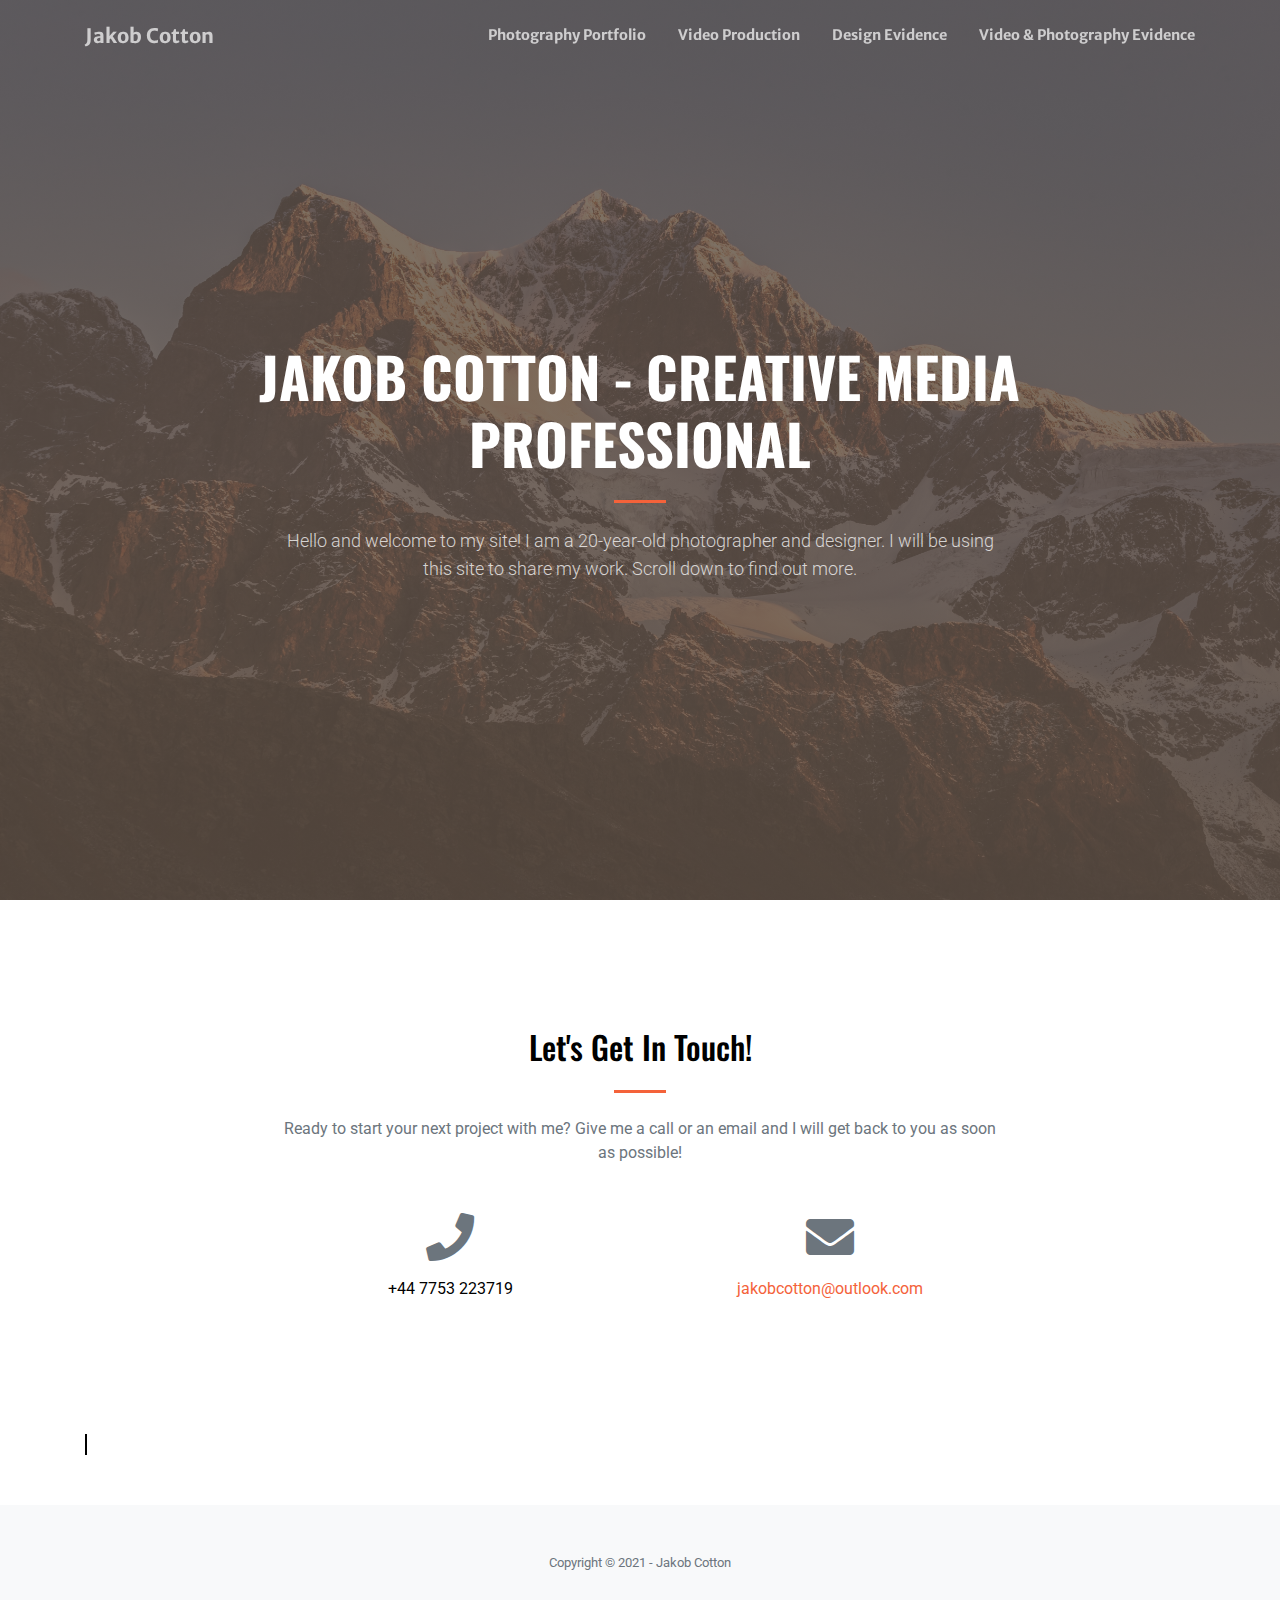
<file: index.html>
<!DOCTYPE html>
<html lang="en">

<head>

  <meta charset="utf-8">
  <meta name="viewport" content="width=device-width, initial-scale=1, shrink-to-fit=no">
  <meta name="description" content="">
  <meta name="author" content="">

  <title>Jakob Cotton</title>

  <!-- Font Awesome Icons -->
  <link href="vendor/fontawesome-free/css/all.min.css" rel="stylesheet" type="text/css">

  <!-- Google Fonts -->
  <link href="https://fonts.googleapis.com/css?family=Merriweather+Sans:400,700" rel="stylesheet">
  <link href='https://fonts.googleapis.com/css?family=Merriweather:400,300,300italic,400italic,700,700italic' rel='stylesheet' type='text/css'>
  <link href="https://fonts.googleapis.com/css2?family=Montserrat:wght@100&display=swap" rel="stylesheet">
  <link href="https://fonts.googleapis.com/css2?family=Montserrat:wght@100&display=swap" rel="stylesheet">
  <link href="https://fonts.googleapis.com/css2?family=Fjalla+One&display=swap" rel="stylesheet">
  <link rel="preconnect" href="https://fonts.gstatic.com">
  <link href="https://fonts.googleapis.com/css2?family=Roboto:wght@300&display=swap" rel="stylesheet">
  <link rel="preconnect" href="https://fonts.gstatic.com">
  <link rel="preconnect" href="https://fonts.gstatic.com">
  <link href="https://fonts.googleapis.com/css2?family=Oswald&display=swap" rel="stylesheet">
  <!-- Plugin CSS -->
  <link href="vendor/magnific-popup/magnific-popup.css" rel="stylesheet">

  <!-- Theme CSS - Includes Bootstrap -->
  <link href="css/creative.css" rel="stylesheet">

</head>

<body id="page-top">

  <!-- Navigation -->
  <nav class="navbar navbar-expand-lg navbar-light fixed-top py-3" id="mainNav">
    <div class="container">
      <a class="navbar-brand" href="index.html">Jakob Cotton</a>
      <button class="navbar-toggler navbar-toggler-right" type="button" data-toggle="collapse" data-target="#navbarResponsive" aria-controls="navbarResponsive" aria-expanded="false" aria-label="Toggle navigation">
        <span class="navbar-toggler-icon"></span>
      </button>
      <div class="collapse navbar-collapse" id="navbarResponsive">
        <ul class="navbar-nav ml-auto my-2 my-lg-0">
          <li class="nav-item">
            <a class="nav-link" href="photography-portfolio.html">Photography Portfolio</a>
          </li>
          <li class="nav-item">
            <a class="nav-link" href="video-production.html">Video Production</a>
          </li>
          <li class="nav-item">
            <a class="nav-link" href="design-evidence.html">Design Evidence</a>
          </li>
          <li class="nav-item">
            <a class="nav-link" href="video-photography-evidence.html">Video & Photography Evidence</a>
          </li>
        </ul>
      </div>
    </div>
  </nav>

  <!-- Masthead -->
  <header class="masthead">
    <div class="container h-100">
      <div class="row h-100 align-items-center justify-content-center text-center">
        <div class="col-lg-10 align-self-end">
          <h1 class="text-uppercase text-white font-weight-bold">Jakob Cotton - creative media professional</h1>
          <hr class="divider my-4">
        </div>
        <div class="col-lg-8 align-self-baseline">
          <p class="text-white-75 font-weight-light mb-5">Hello and welcome to my site! I am a 20-year-old photographer and designer. I will be using this site to share my work. Scroll down to find out more.</p>
        </div>
      </div>
    </div>
  </header>

  <!-- Contact Section -->
  <section class="page-section" id="contact">
    <div class="container">
      <div class="row justify-content-center">
        <div class="col-lg-8 text-center">
          <h2 class="mt-0">Let's Get In Touch!</h2>
          <hr class="divider my-4">
          <p class="text-muted mb-5">Ready to start your next project with me? Give me a call or an email and I will get back to you as soon as possible!</p>
        </div>
      </div>
      <div class="row">
        <div class="col-lg-4 ml-auto text-center mb-5 mb-lg-0">
          <i class="fas fa-phone fa-3x mb-3 text-muted"></i>
          <div>+44 7753 223719</div>
        </div>
        <div class="col-lg-4 mr-auto text-center">
          <i class="fas fa-envelope fa-3x mb-3 text-muted"></i>
          <!-- Make sure to change the email address in anchor text AND the link below! -->
          <a class="d-block" href="mailto:jakobcotton@outlook.com">jakobcotton@outlook.com</a>
        </div>
      </div>
    </div>
  </section>

  <div class="container mt-1 mb-5">

<object data="https://www.openstreetmap.org/export/embed.html?bbox=-2.288310527801514%2C53.456128524855075%2C-2.2810149192810063%2C53.45967391555731&amp;layer=mapnik" border="1" width="100%" height="350">
            </object>

          </div>

  <!-- Footer -->
  <footer class="bg-light py-5">
    <div class="container">
      <div class="small text-center text-muted">Copyright &copy; 2021 - Jakob Cotton</div>
    </div>
  </footer>

  <!-- Bootstrap core JavaScript -->
  <script src="vendor/jquery/jquery.min.js"></script>
  <script src="vendor/bootstrap/js/bootstrap.bundle.min.js"></script>

  <!-- Plugin JavaScript -->
  <script src="vendor/jquery-easing/jquery.easing.min.js"></script>
  <script src="vendor/magnific-popup/jquery.magnific-popup.min.js"></script>

  <!-- Custom scripts for this template -->
  <script src="js/creative.min.js"></script>

</body>

</html>
</file>
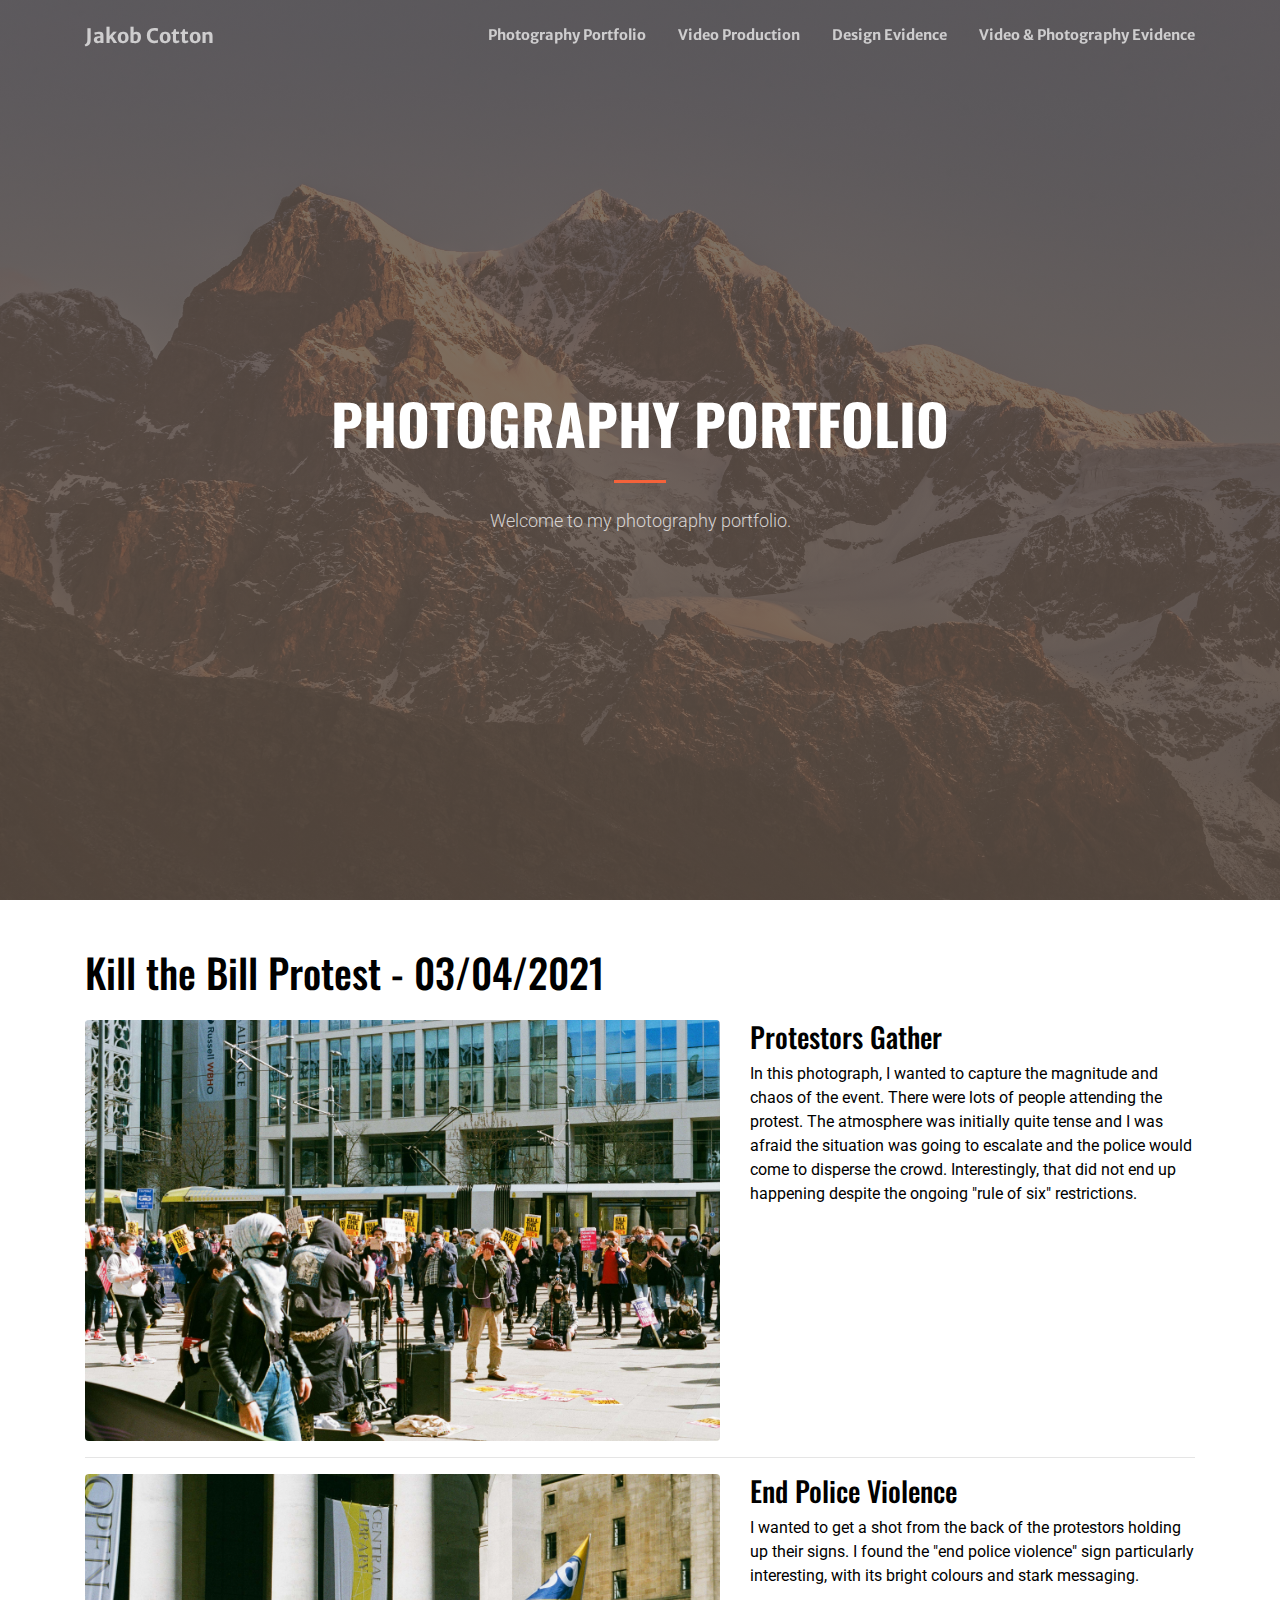
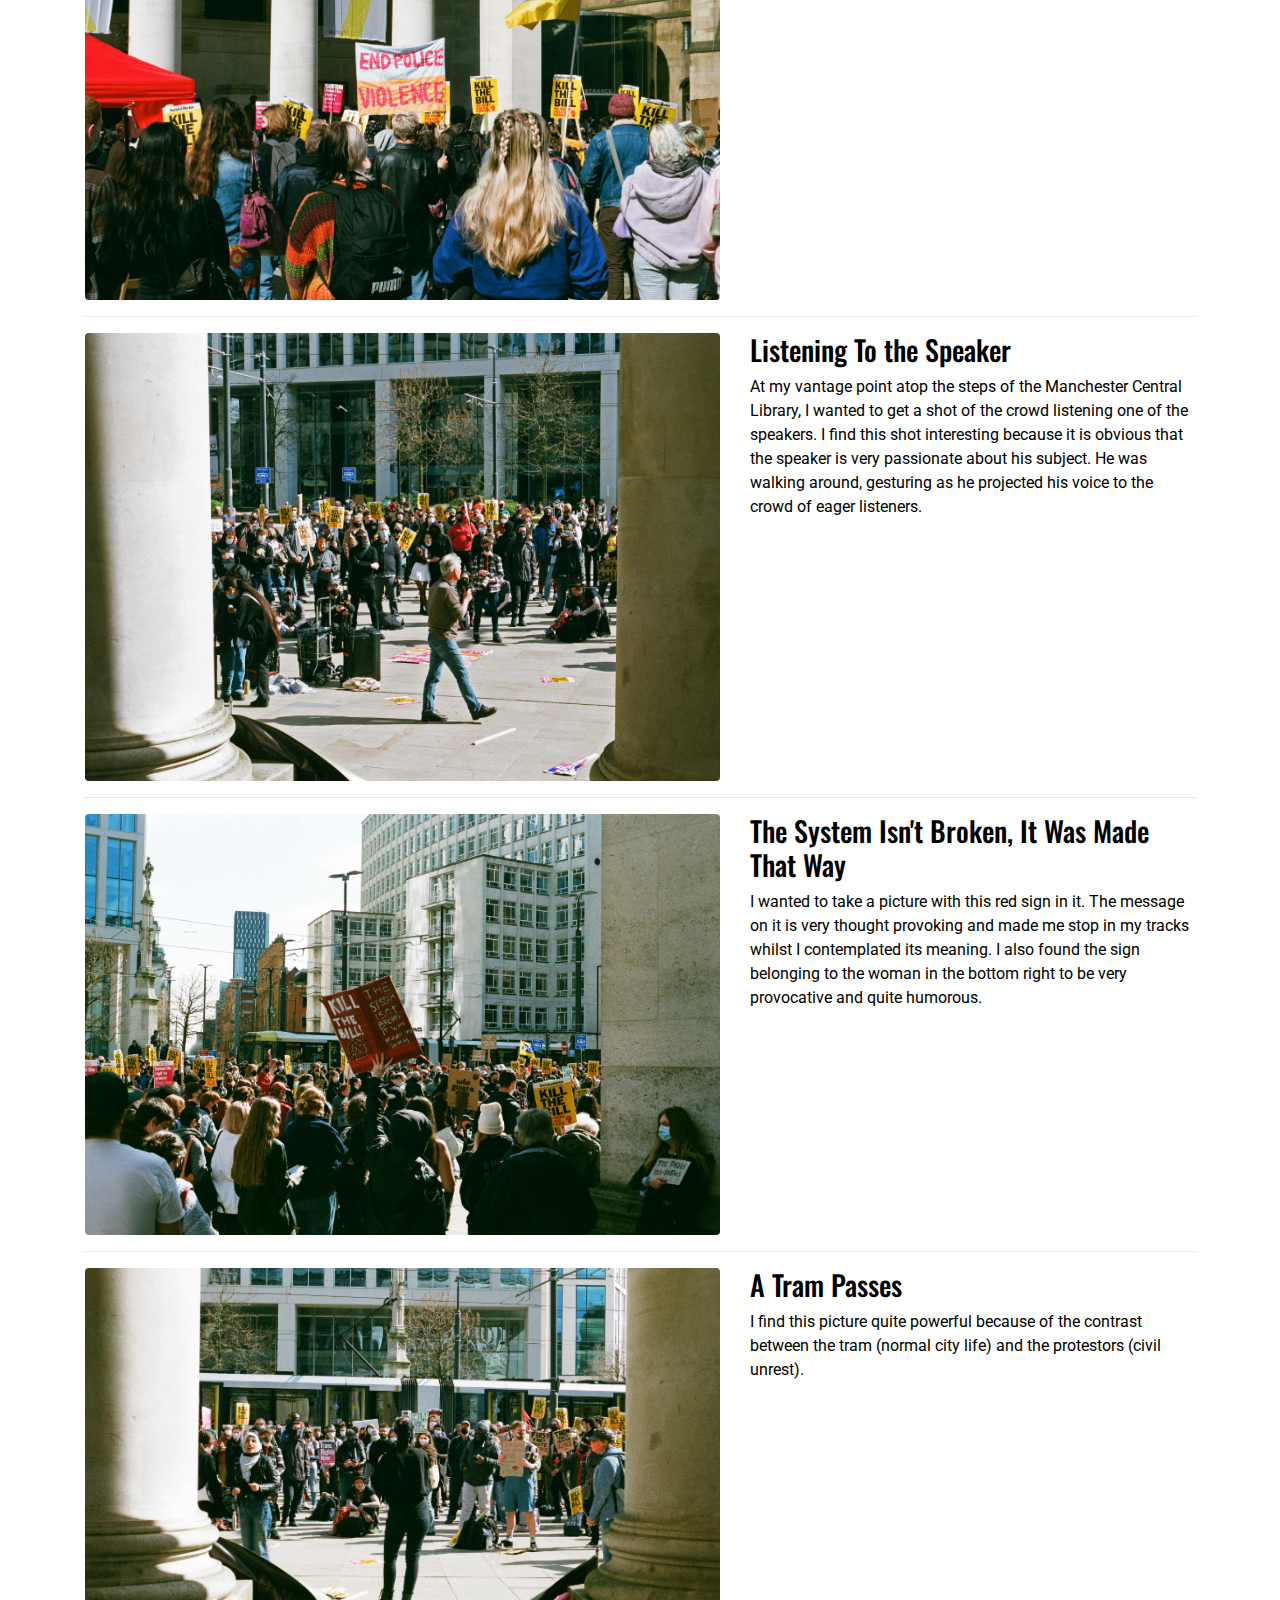
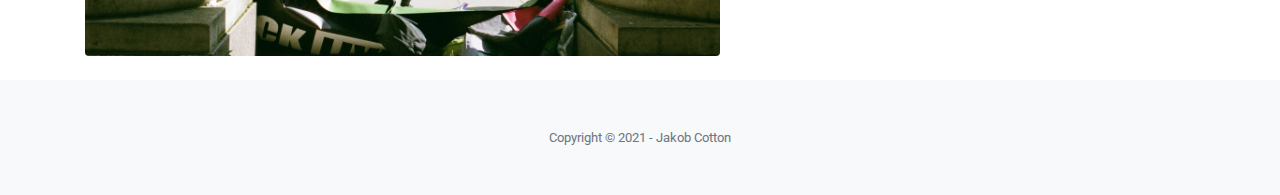
<file: photography-portfolio.html>
<!DOCTYPE html>
<html lang="en">

<head>

  <meta charset="utf-8">
  <meta name="viewport" content="width=device-width, initial-scale=1, shrink-to-fit=no">
  <meta name="description" content="">
  <meta name="author" content="">

  <title>Photography Portfolio</title>

  <!-- Font Awesome Icons -->
  <link href="vendor/fontawesome-free/css/all.min.css" rel="stylesheet" type="text/css">

  <!-- Google Fonts -->
  <link href="https://fonts.googleapis.com/css?family=Merriweather+Sans:400,700" rel="stylesheet">
  <link href='https://fonts.googleapis.com/css?family=Merriweather:400,300,300italic,400italic,700,700italic' rel='stylesheet' type='text/css'>
  <link href="https://fonts.googleapis.com/css2?family=Montserrat:wght@100&display=swap" rel="stylesheet">
  <link href="https://fonts.googleapis.com/css2?family=Montserrat:wght@100&display=swap" rel="stylesheet">
  <link href="https://fonts.googleapis.com/css2?family=Fjalla+One&display=swap" rel="stylesheet">
  <link rel="preconnect" href="https://fonts.gstatic.com">
  <link href="https://fonts.googleapis.com/css2?family=Roboto:wght@300&display=swap" rel="stylesheet">
  <link rel="preconnect" href="https://fonts.gstatic.com">
  <link rel="preconnect" href="https://fonts.gstatic.com">
  <link href="https://fonts.googleapis.com/css2?family=Oswald&display=swap" rel="stylesheet">

  <!-- Plugin CSS -->
  <link href="vendor/magnific-popup/magnific-popup.css" rel="stylesheet">

  <!-- Theme CSS - Includes Bootstrap -->
  <link href="css/creative.css" rel="stylesheet">

</head>

<body id="page-top">

  <!-- Navigation -->
  <nav class="navbar navbar-expand-lg navbar-light fixed-top py-3" id="mainNav">
    <div class="container">
      <a class="navbar-brand" href="index.html">Jakob Cotton</a>
      <button class="navbar-toggler navbar-toggler-right" type="button" data-toggle="collapse" data-target="#navbarResponsive" aria-controls="navbarResponsive" aria-expanded="false" aria-label="Toggle navigation">
        <span class="navbar-toggler-icon"></span>
      </button>
      <div class="collapse navbar-collapse" id="navbarResponsive">
        <ul class="navbar-nav ml-auto my-2 my-lg-0">
          <li class="nav-item">
            <a class="nav-link" href="photography-portfolio.html">Photography Portfolio</a>
          </li>
          <li class="nav-item">
            <a class="nav-link" href="video-production.html">Video Production</a>
          </li>
          <li class="nav-item">
            <a class="nav-link" href="design-evidence.html">Design Evidence</a>
          </li>
          <li class="nav-item">
            <a class="nav-link" href="video-photography-evidence.html">Video & Photography Evidence</a>
          </li>
        </ul>
      </div>
    </div>
  </nav>


  <!-- Masthead -->
  <header class="masthead">
    <div class="container h-100">
      <div class="row h-100 align-items-center justify-content-center text-center">
        <div class="col-lg-10 align-self-end">
          <h1 class="text-uppercase text-white font-weight-bold">Photography Portfolio</h1>
          <hr class="divider my-4">
        </div>
        <div class="col-lg-8 align-self-baseline">
          <p class="text-white-75 font-weight-light mb-5">Welcome to my photography portfolio.</p>
        </div>
      </div>
    </div>
  </header>

  <!-- Page Content -->
      <div class="container mt-5">

        <!-- Page Heading -->
        <h1 class="my-4">Kill the Bill Protest - 03/04/2021
        </h1>

        <!-- Project One -->
        <div class="row">
          <div class="col-md-7">
              <img class="img-fluid rounded mb-3 mb-md-0" src="img/1.jpg" alt="Protestors holding signs reading 'kill the bill' gather around a man who is passionately speaking to the crowd. A tram has stopped in the background.">
          </div>
          <div class="col-md-5">
            <h3>Protestors Gather</h3>
            <p>In this photograph, I wanted to capture the magnitude and chaos of the event. There were lots of people attending the protest. The atmosphere was initially quite tense and I was afraid the situation was going to escalate and the police would come to disperse the crowd. Interestingly, that did not end up happening despite the ongoing "rule of six" restrictions. </p>
          </div>
        </div>
        <!-- /.row -->

        <hr>

        <!-- Project One -->
        <div class="row">
          <div class="col-md-7">
              <img class="img-fluid rounded mb-3 mb-md-0" src="img/2.jpg" alt="Protestors are shown facing Manchester Central Library. They are holding signs that say 'kill the bill' and 'end police violence'.">
          </div>
          <div class="col-md-5">
            <h3>End Police Violence</h3>
            <p>I wanted to get a shot from the back of the protestors holding up their signs. I found the "end police violence" sign particularly interesting, with its bright colours and stark messaging.</p>
          </div>
        </div>
        <!-- /.row -->

        <hr>

        <!-- Project One -->
        <div class="row">
          <div class="col-md-7">
              <img class="img-fluid rounded mb-3 mb-md-0" src="img/3.jpg" alt="A male protestor walks around while speaking passionately to a large crowd of protestors.">
          </div>
          <div class="col-md-5">
            <h3>Listening To the Speaker</h3>
            <p>At my vantage point atop the steps of the Manchester Central Library, I wanted to get a shot of the crowd listening one of the speakers. I find this shot interesting because it is obvious that the speaker is very passionate about his subject. He was walking around, gesturing as he projected his voice to the crowd of eager listeners. </p>
          </div>
        </div>
        <!-- /.row -->

        <hr>

        <!-- Project One -->
        <div class="row">
          <div class="col-md-7">
              <img class="img-fluid rounded mb-3 mb-md-0" src="img/4.jpg" alt="A crowd of protestors are gathered. A sign saying 'The system isn't broken, it was made that way' stands out from the rest.">
          </div>
          <div class="col-md-5">
            <h3>The System Isn't Broken, It Was Made That Way</h3>
            <p>I wanted to take a picture with this red sign in it. The message on it is very thought provoking and made me stop in my tracks whilst I contemplated its meaning. I also found the sign belonging to the woman in the bottom right to be very provocative and quite humorous.</p>
          </div>
        </div>
        <!-- /.row -->

        <hr>

        <!-- Project One -->
        <div class="row">
          <div class="col-md-7">
              <img class="img-fluid rounded mb-3 mb-md-0" src="img/5.jpg" alt="Shot from behind, a female protestor speaks to the crowd whilst a tram goes past. She is flanked by two pillars outside the library.">
          </div>
          <div class="col-md-5">
            <h3>A Tram Passes</h3>
            <p>I find this picture quite powerful because of the contrast between the tram (normal city life) and the protestors (civil unrest).</p>
          </div>
        </div>
        <!-- /.row -->

        <br>

      </div>
      <!-- /.container -->

  <!-- Footer -->
  <footer class="bg-light py-5">
    <div class="container">
      <div class="small text-center text-muted">Copyright &copy; 2021 - Jakob Cotton</div>
    </div>
  </footer>

  <!-- Bootstrap core JavaScript -->
  <script src="vendor/jquery/jquery.min.js"></script>
  <script src="vendor/bootstrap/js/bootstrap.bundle.min.js"></script>

  <!-- Plugin JavaScript -->
  <script src="vendor/jquery-easing/jquery.easing.min.js"></script>
  <script src="vendor/magnific-popup/jquery.magnific-popup.min.js"></script>

  <!-- Custom scripts for this template -->
  <script src="js/creative.min.js"></script>

</body>

</html>
</file>
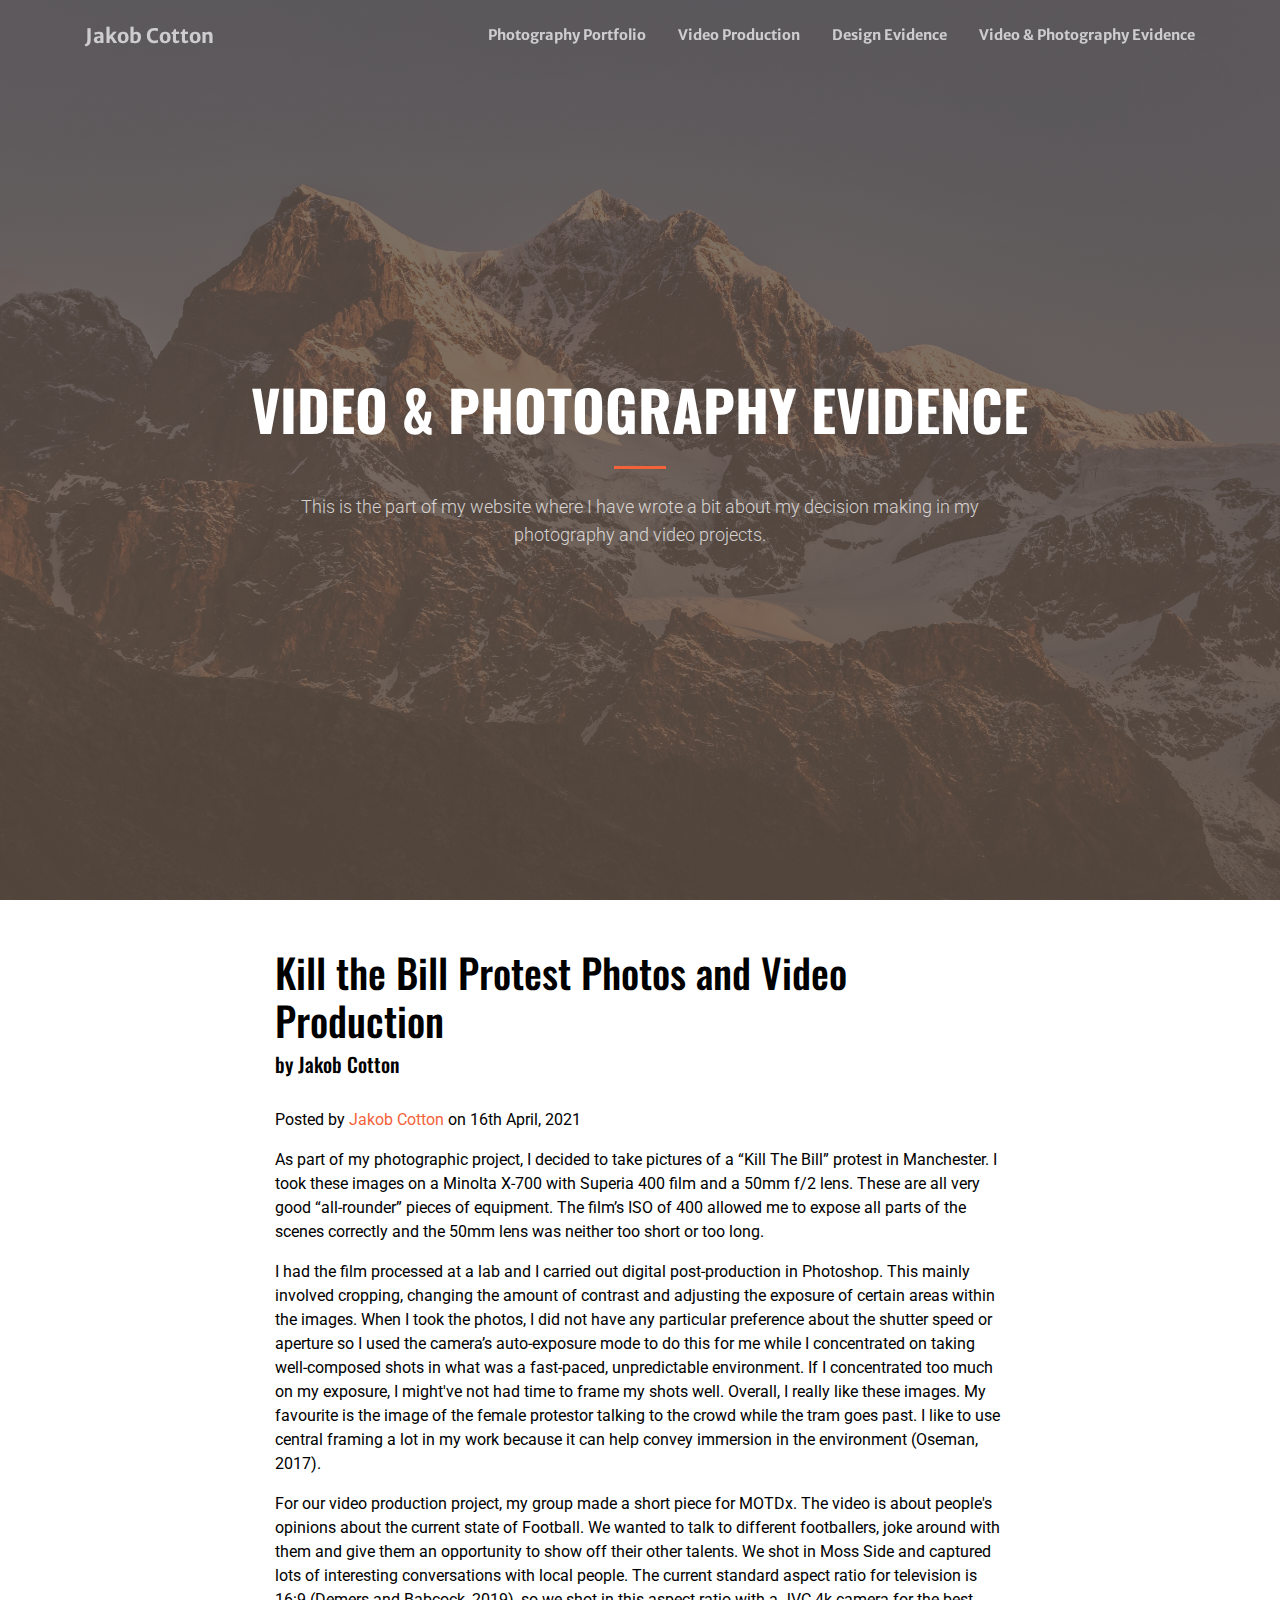
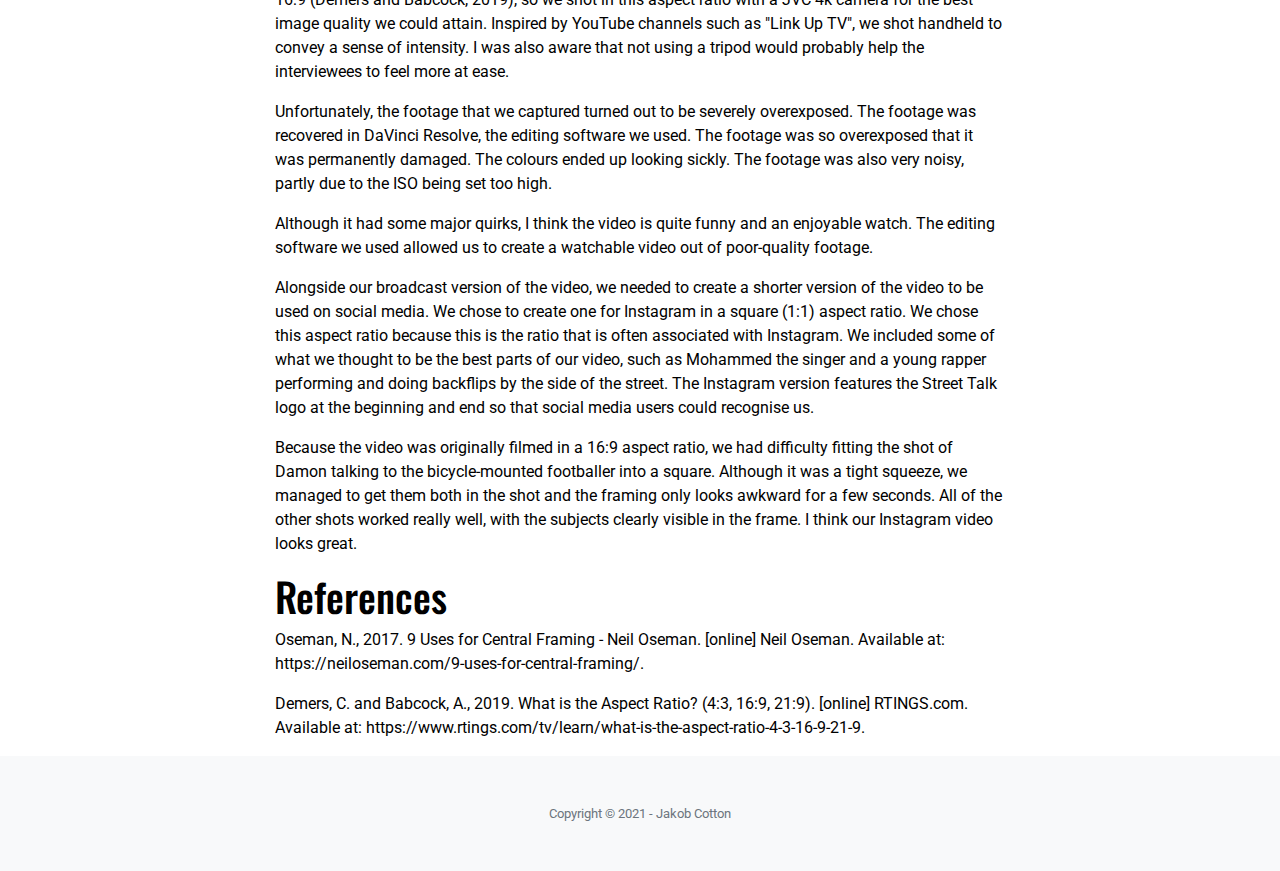
<file: video-photography-evidence.html>
<!DOCTYPE html>
<html lang="en">

<head>

  <meta charset="utf-8">
  <meta name="viewport" content="width=device-width, initial-scale=1, shrink-to-fit=no">
  <meta name="description" content="">
  <meta name="author" content="">

  <title>Video and Photography Evidence</title>

  <!-- Font Awesome Icons -->
  <link href="vendor/fontawesome-free/css/all.min.css" rel="stylesheet" type="text/css">

  <!-- Google Fonts -->
  <link href="https://fonts.googleapis.com/css?family=Merriweather+Sans:400,700" rel="stylesheet">
  <link href='https://fonts.googleapis.com/css?family=Merriweather:400,300,300italic,400italic,700,700italic' rel='stylesheet' type='text/css'>
  <link href="https://fonts.googleapis.com/css2?family=Montserrat:wght@100&display=swap" rel="stylesheet">
  <link href="https://fonts.googleapis.com/css2?family=Montserrat:wght@100&display=swap" rel="stylesheet">
  <link href="https://fonts.googleapis.com/css2?family=Fjalla+One&display=swap" rel="stylesheet">
  <link rel="preconnect" href="https://fonts.gstatic.com">
  <link href="https://fonts.googleapis.com/css2?family=Roboto:wght@300&display=swap" rel="stylesheet">
  <link rel="preconnect" href="https://fonts.gstatic.com">
  <link rel="preconnect" href="https://fonts.gstatic.com">
  <link href="https://fonts.googleapis.com/css2?family=Oswald&display=swap" rel="stylesheet">

  <!-- Plugin CSS -->
  <link href="vendor/magnific-popup/magnific-popup.css" rel="stylesheet">

  <!-- Theme CSS - Includes Bootstrap -->
  <link href="css/creative.css" rel="stylesheet">

</head>

<body id="page-top">

  <!-- Navigation -->
  <nav class="navbar navbar-expand-lg navbar-light fixed-top py-3" id="mainNav">
    <div class="container">
      <a class="navbar-brand" href="index.html">Jakob Cotton</a>
      <button class="navbar-toggler navbar-toggler-right" type="button" data-toggle="collapse" data-target="#navbarResponsive" aria-controls="navbarResponsive" aria-expanded="false" aria-label="Toggle navigation">
        <span class="navbar-toggler-icon"></span>
      </button>
      <div class="collapse navbar-collapse" id="navbarResponsive">
        <ul class="navbar-nav ml-auto my-2 my-lg-0">
          <li class="nav-item">
            <a class="nav-link" href="photography-portfolio.html">Photography Portfolio</a>
          </li>
          <li class="nav-item">
            <a class="nav-link" href="video-production.html">Video Production</a>
          </li>
          <li class="nav-item">
            <a class="nav-link" href="design-evidence.html">Design Evidence</a>
          </li>
          <li class="nav-item">
            <a class="nav-link" href="video-photography-evidence.html">Video & Photography Evidence</a>
          </li>
        </ul>
      </div>
    </div>
  </nav>


  <!-- Masthead -->
  <header class="masthead">
    <div class="container h-100">
      <div class="row h-100 align-items-center justify-content-center text-center">
        <div class="col-lg-10 align-self-end">
          <h1 class="text-uppercase text-white font-weight-bold">Video & Photography Evidence</h1>
          <hr class="divider my-4">
        </div>
        <div class="col-lg-8 align-self-baseline">
          <p class="text-white-75 font-weight-light mb-5">This is the part of my website where I have wrote a bit about my decision making in my photography and video projects.</p>
        </div>
      </div>
    </div>
  </header>

  <!-- Article Title -->
      <div class="container mt-5">
        <div class="row">
          <div class="col-lg-8 col-md-10 mx-auto">
            <div>
              <h1>Kill the Bill Protest Photos and Video Production</h1>
              <h5>by Jakob Cotton</h5>
              <br>
              <span class="meta">Posted by
                <a href="#">Jakob Cotton</a>
                on 16th April, 2021</span>
            </div>
          </div>
        </div>
      </div>

    <!-- Article Content -->
    <article>
      <div class="container mt-3">
        <div class="row">
          <div class="col-lg-8 col-md-10 mx-auto">
            <p>As part of my photographic project, I decided to take pictures of a “Kill The Bill” protest in Manchester. I took these images on a Minolta X-700 with Superia 400 film and a 50mm f/2 lens. These are all very good “all-rounder” pieces of equipment. The film’s ISO of 400 allowed me to expose all parts of the scenes correctly and the 50mm lens was neither too short or too long.

</p>

I had the film processed at a lab and I carried out digital post-production in Photoshop. This mainly involved cropping, changing the amount of contrast and adjusting the exposure of certain areas within the images.
When I took the photos, I did not have any particular preference about the shutter speed or aperture so I used the camera’s auto-exposure mode to do this for me while I concentrated on taking well-composed shots in what was a fast-paced, unpredictable environment. If I concentrated too much on my exposure, I might've not had time to frame my shots well.
Overall, I really like these images. My favourite is the image of the female protestor talking to the crowd while the tram goes past. I like to use central framing a lot in my work because it can help convey immersion in the environment (Oseman, 2017).

 </p>

</p>


 </p>

 <p>For our video production project, my group made a short piece for MOTDx. The video is about people's opinions about the current state of Football. We wanted to talk to different footballers, joke around with them and give them an opportunity to show off their other talents. We shot in Moss Side and captured lots of interesting conversations with local people. The current standard aspect ratio for television is 16:9 (Demers and Babcock, 2019), so we shot in this aspect ratio with a JVC 4k camera for the best image quality we could attain. Inspired by YouTube channels such as "Link Up TV", we shot handheld to convey a sense of intensity. I was also aware that not using a tripod would probably help the interviewees to feel more at ease.
</p>

<p>Unfortunately, the footage that we captured turned out to be severely overexposed. The footage was recovered in DaVinci Resolve, the editing software we used. The footage was so overexposed that it was permanently damaged. The colours ended up looking sickly. The footage was also very noisy, partly due to the ISO being set too high.</p>
<p>Although it had some major quirks, I think the video is quite funny and an enjoyable watch. The editing software we used allowed us to create a watchable video out of poor-quality footage.</p>
<p>Alongside our broadcast version of the video, we needed to create a shorter version of the video to be used on social media. We chose to create one for Instagram in a square (1:1) aspect ratio. We chose this aspect ratio because this is the ratio that is often associated with Instagram. We included some of what we thought to be the best parts of our video, such as Mohammed the singer and a young rapper performing and doing backflips by the side of the street. The Instagram version features the Street Talk logo at the beginning and end so that social media users could recognise us.</p>
<p>Because the video was originally filmed in a 16:9 aspect ratio, we had difficulty fitting the shot of Damon talking to the bicycle-mounted footballer into a square. Although it was a tight squeeze, we managed to get them both in the shot and the framing only looks awkward for a few seconds. All of the other shots worked really well, with the subjects clearly visible in the frame. I think our Instagram video looks great.</p>





   <h1> References </h1>

   <p>Oseman, N., 2017. 9 Uses for Central Framing - Neil Oseman. [online] Neil Oseman. Available at: https://neiloseman.com/9-uses-for-central-framing/.</p>
   <p>Demers, C. and Babcock, A., 2019. What is the Aspect Ratio? (4:3, 16:9, 21:9). [online] RTINGS.com. Available at: https://www.rtings.com/tv/learn/what-is-the-aspect-ratio-4-3-16-9-21-9.</p>

          </div>
        </div>
      </div>
    </article>

  <!-- Footer -->
  <footer class="bg-light py-5">
    <div class="container">
      <div class="small text-center text-muted">Copyright &copy; 2021 - Jakob Cotton</div>
    </div>
  </footer>

  <!-- Bootstrap core JavaScript -->
  <script src="vendor/jquery/jquery.min.js"></script>
  <script src="vendor/bootstrap/js/bootstrap.bundle.min.js"></script>

  <!-- Plugin JavaScript -->
  <script src="vendor/jquery-easing/jquery.easing.min.js"></script>
  <script src="vendor/magnific-popup/jquery.magnific-popup.min.js"></script>

  <!-- Custom scripts for this template -->
  <script src="js/creative.min.js"></script>

</body>

</html>
</file>
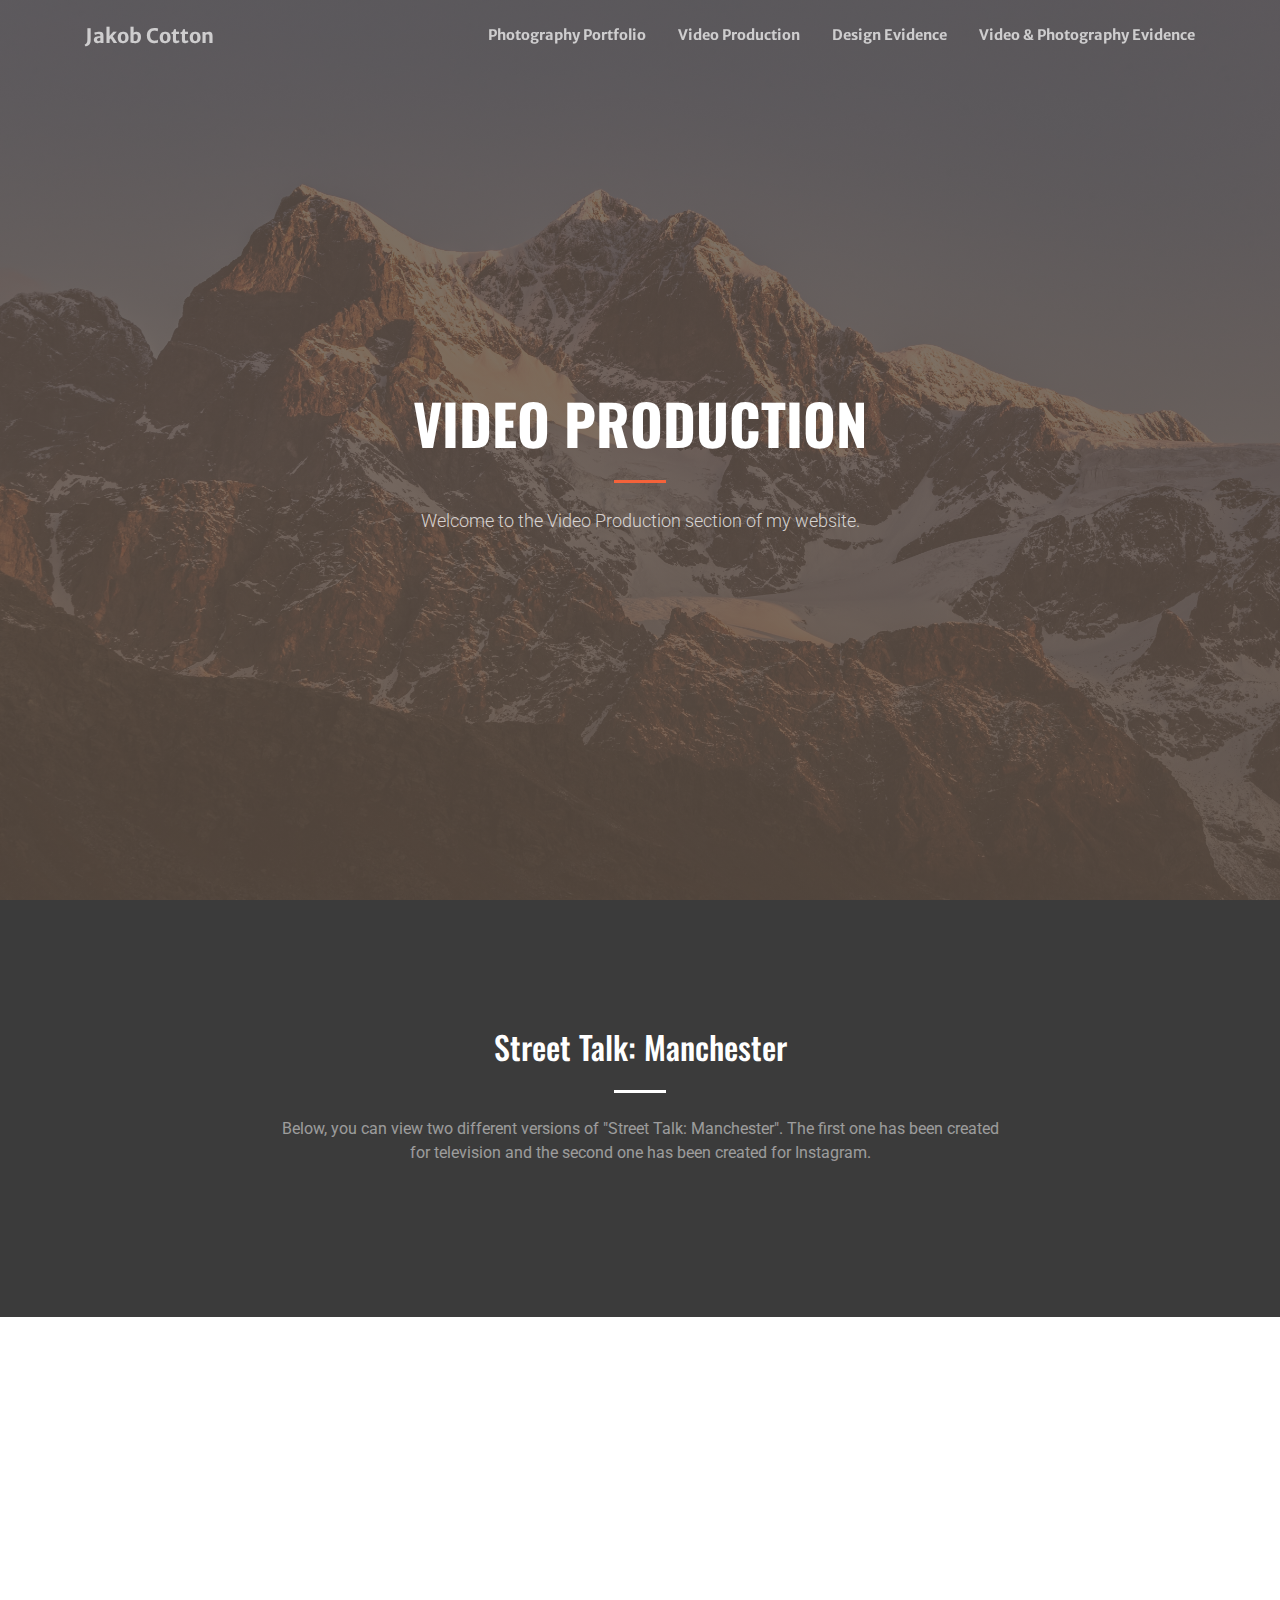
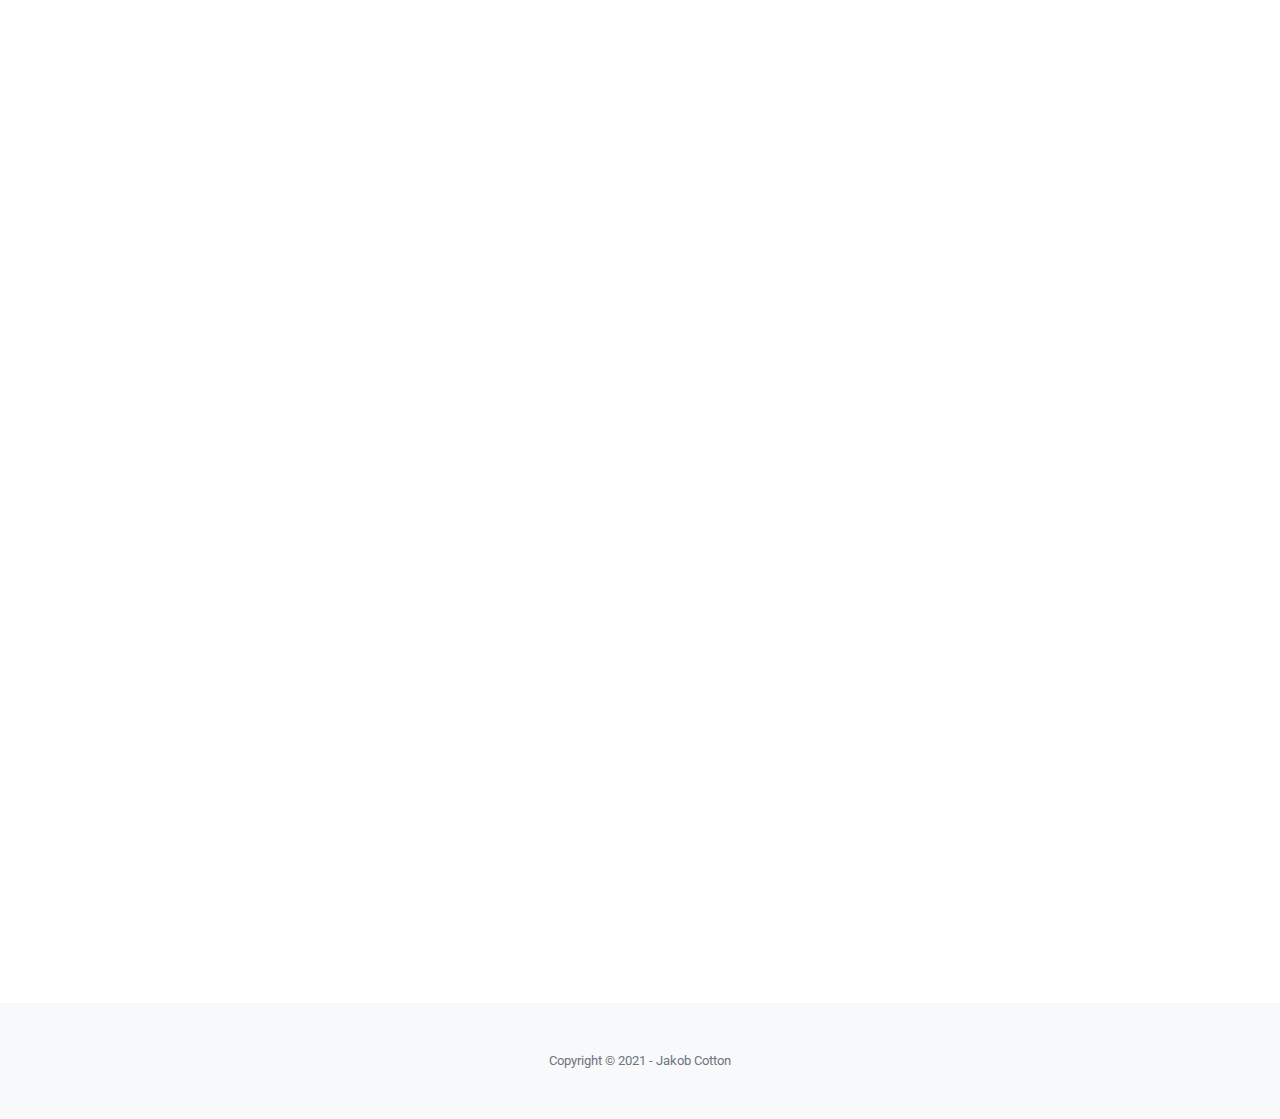
<file: video-production.html>
<!DOCTYPE html>
<html lang="en">

<head>

  <meta charset="utf-8">
  <meta name="viewport" content="width=device-width, initial-scale=1, shrink-to-fit=no">
  <meta name="description" content="">
  <meta name="author" content="">

  <title>Video Production</title>

  <!-- Font Awesome Icons -->
  <link href="vendor/fontawesome-free/css/all.min.css" rel="stylesheet" type="text/css">

  <!-- Google Fonts -->
  <link href="https://fonts.googleapis.com/css?family=Merriweather+Sans:400,700" rel="stylesheet">
  <link href='https://fonts.googleapis.com/css?family=Merriweather:400,300,300italic,400italic,700,700italic' rel='stylesheet' type='text/css'>
  <link href="https://fonts.googleapis.com/css2?family=Montserrat:wght@100&display=swap" rel="stylesheet">
  <link href="https://fonts.googleapis.com/css2?family=Montserrat:wght@100&display=swap" rel="stylesheet">
  <link href="https://fonts.googleapis.com/css2?family=Fjalla+One&display=swap" rel="stylesheet">
  <link rel="preconnect" href="https://fonts.gstatic.com">
  <link href="https://fonts.googleapis.com/css2?family=Roboto:wght@300&display=swap" rel="stylesheet">
  <link rel="preconnect" href="https://fonts.gstatic.com">
  <link rel="preconnect" href="https://fonts.gstatic.com">
  <link href="https://fonts.googleapis.com/css2?family=Oswald&display=swap" rel="stylesheet">

  <!-- Plugin CSS -->
  <link href="vendor/magnific-popup/magnific-popup.css" rel="stylesheet">

  <!-- Theme CSS - Includes Bootstrap -->
  <link href="css/creative.css" rel="stylesheet">

</head>

<body id="page-top">

  <!-- Navigation -->
  <nav class="navbar navbar-expand-lg navbar-light fixed-top py-3" id="mainNav">
    <div class="container">
      <a class="navbar-brand" href="index.html">Jakob Cotton</a>
      <button class="navbar-toggler navbar-toggler-right" type="button" data-toggle="collapse" data-target="#navbarResponsive" aria-controls="navbarResponsive" aria-expanded="false" aria-label="Toggle navigation">
        <span class="navbar-toggler-icon"></span>
      </button>
      <div class="collapse navbar-collapse" id="navbarResponsive">
        <ul class="navbar-nav ml-auto my-2 my-lg-0">
          <li class="nav-item">
            <a class="nav-link" href="photography-portfolio.html">Photography Portfolio</a>
          </li>
          <li class="nav-item">
            <a class="nav-link" href="video-production.html">Video Production</a>
          </li>
          <li class="nav-item">
            <a class="nav-link" href="design-evidence.html">Design Evidence</a>
          </li>
          <li class="nav-item">
            <a class="nav-link" href="video-photography-evidence.html">Video & Photography Evidence</a>
          </li>
        </ul>
      </div>
    </div>
  </nav>

  <!-- Masthead -->
  <header class="masthead">
    <div class="container h-100">
      <div class="row h-100 align-items-center justify-content-center text-center">
        <div class="col-lg-10 align-self-end">
          <h1 class="text-uppercase text-white font-weight-bold">Video Production</h1>
          <hr class="divider my-4">
        </div>
        <div class="col-lg-8 align-self-baseline">
          <p class="text-white-75 font-weight-light mb-5">Welcome to the Video Production section of my website.</p>
        </div>
      </div>
    </div>
  </header>

  <!-- About Section -->
  <section class="page-section bg-primary" id="about">
    <div class="container">
      <div class="row justify-content-center">
        <div class="col-lg-8 text-center">
          <h2 class="text-white mt-0">Street Talk: Manchester</h2>
          <hr class="divider light my-4">
          <p class="text-white-50 mb-4">Below, you can view two different versions of "Street Talk: Manchester". The first one has been created for television and the second one has been created for Instagram.</p>
        </div>
      </div>
    </div>
  </section>

  <div class="container mt-5">

    <iframe width="100%" height="600" src="https://www.youtube.com/embed/Vwz1-kWvb4g" title="YouTube video player" frameborder="0" allow="accelerometer; autoplay; clipboard-write; encrypted-media; gyroscope; picture-in-picture" allowfullscreen></iframe>
    <iframe width="100%" height="600" src="https://www.youtube.com/embed/WWobR_hA8zI" title="YouTube video player" frameborder="0" allow="accelerometer; autoplay; clipboard-write; encrypted-media; gyroscope; picture-in-picture" allowfullscreen></iframe>

  </div>

  <br>

  <!-- Footer -->
  <footer class="bg-light py-5">
    <div class="container">
      <div class="small text-center text-muted">Copyright &copy; 2021 - Jakob Cotton</div>
    </div>
  </footer>

  <!-- Bootstrap core JavaScript -->
  <script src="vendor/jquery/jquery.min.js"></script>
  <script src="vendor/bootstrap/js/bootstrap.bundle.min.js"></script>

  <!-- Plugin JavaScript -->
  <script src="vendor/jquery-easing/jquery.easing.min.js"></script>
  <script src="vendor/magnific-popup/jquery.magnific-popup.min.js"></script>

  <!-- Custom scripts for this template -->
  <script src="js/creative.min.js"></script>

</body>

</html>
</file>
